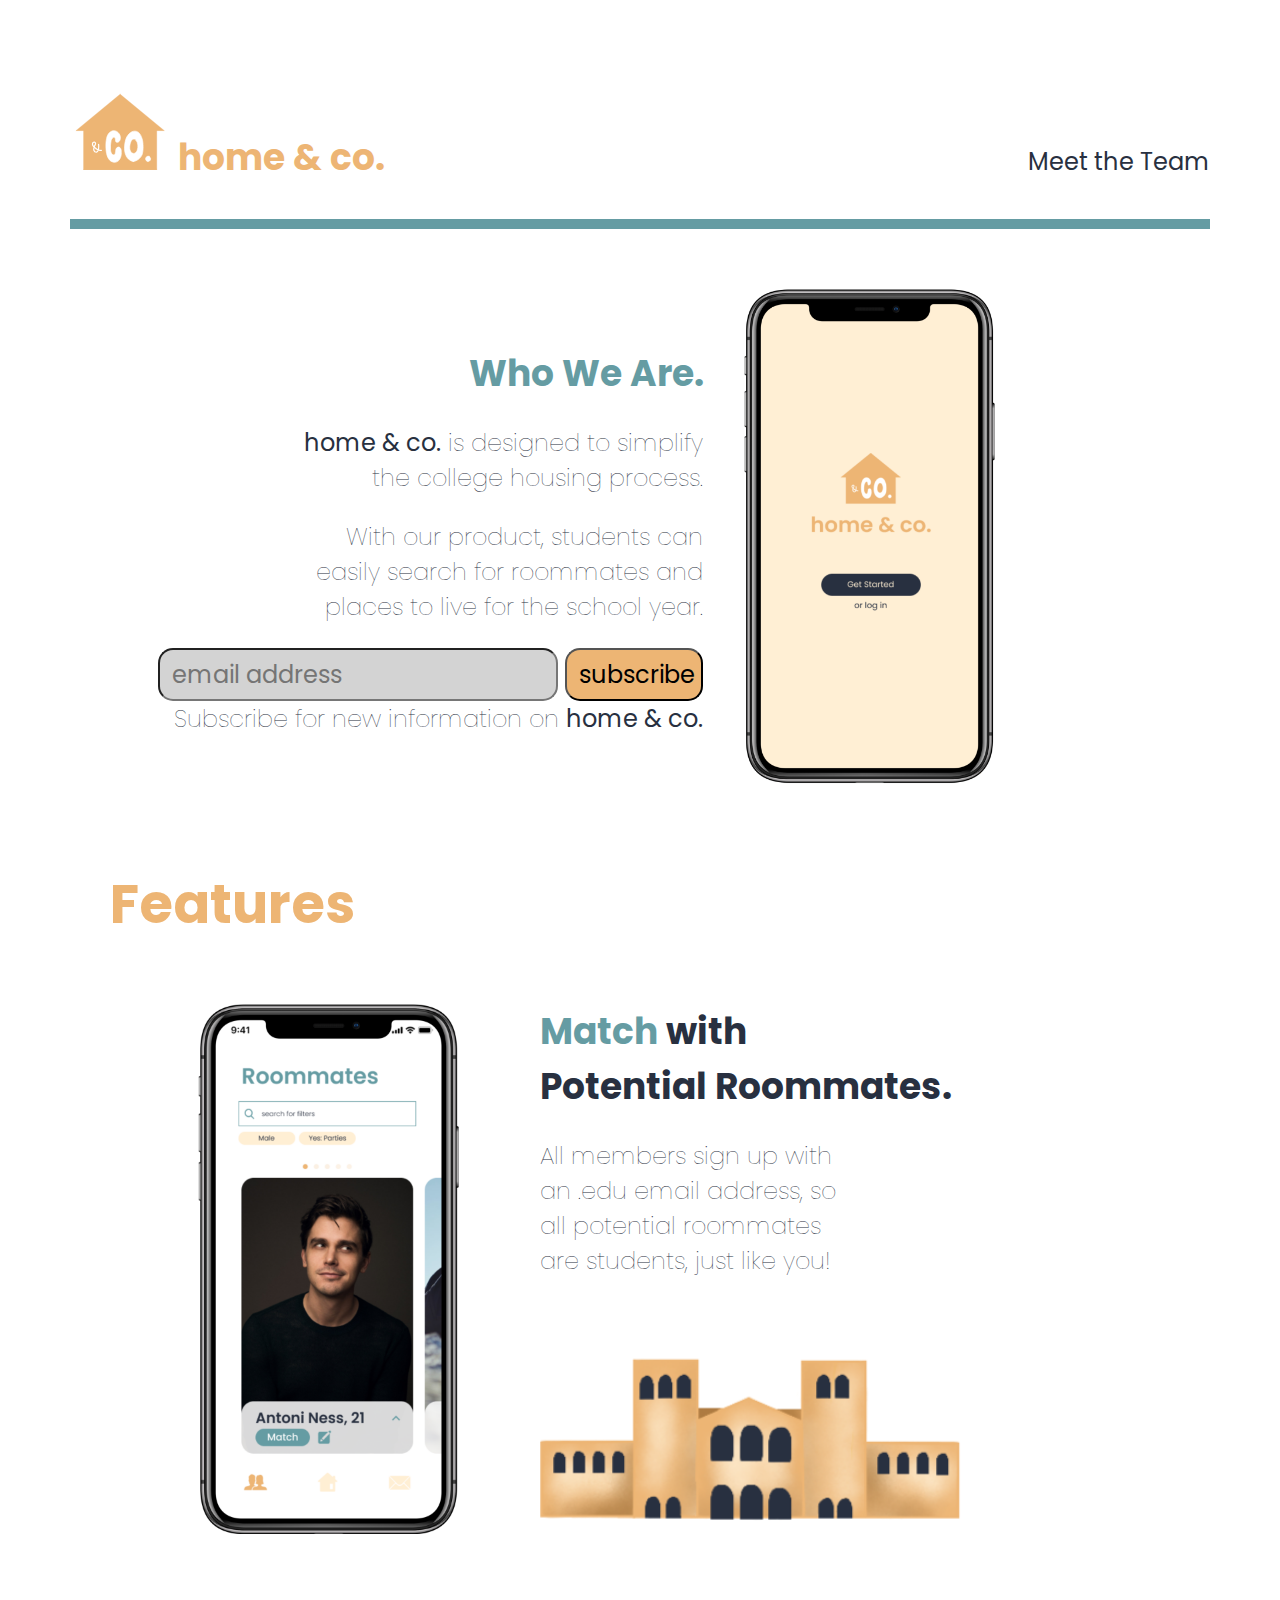
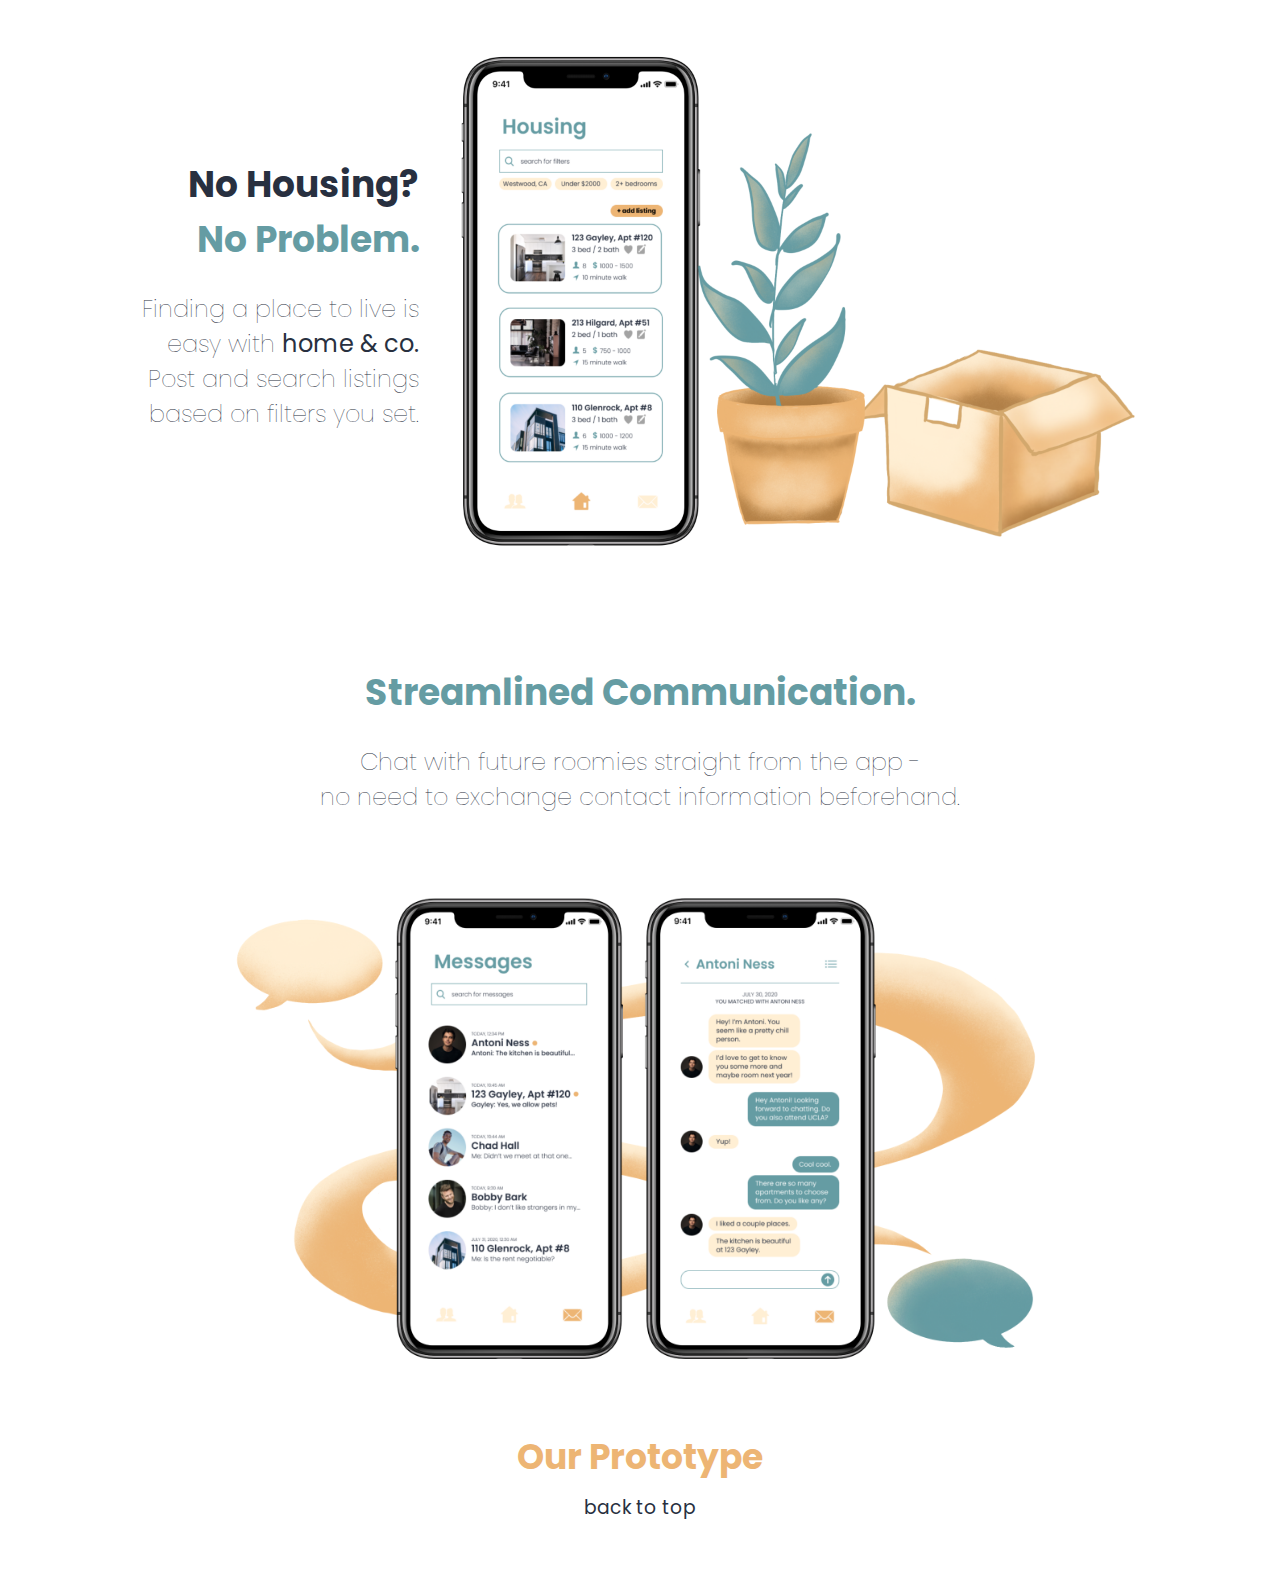
<file: homie/index.html>
<!DOCTYPE html>
  <head>

    <title>home & co.</title>
    <link href="./style.css" type="text/css" rel="stylesheet">
    <link href="https://fonts.googleapis.com/css2?family=Poppins:ital,wght@0,200;0,300;0,400;0,800;1,600&display=swap" rel="stylesheet">

  </head>
  <body>
  
    <nav id="top">
    <div class="container">
      <img src="logoftw.svg" width="100" height="100" alt="logo"><a id="title">    home & co.</a>
        <h5 class="team"><a class="team" href="./team.html">Meet the Team</a></h5>
    </div>
    </nav>

    <hr>
    <br>

 
    <div class="container-center">
      <div class="section1">
        <a id="who">Who We Are.</a>
        <div class="description">
          <p><strong>home & co.</strong> is designed to simplify <br> the college housing process.</p>
          <p>With our product, students can<br> easily search for roommates and<br> places to live for the school year.</p>
          <form>
            <div class="mc-field-group">
              <input style="width: 400px; text-decoration-color: #EDB574; background-color: #D3D3D3 !important;" type="email" name="EMAIL" class="required email mybtn" id="mce-EMAIL" placeholder="email address">
              <input type="submit" value="subscribe" name="subscribe" class="mybtn">
            </div>
          </form>
          <h7>Subscribe for new information on <strong>home & co.</strong></h7>
        </div>
      </div>

      <div>
        <img src="whoarewe.png" width="410" height="520" alt="mock up">
      </div>
    </div>

    <br>

  <h1><a id="features">Features</a></h1>
    <br>


  <div class="container-left">
      <div>
        <img src="final final mockup.png" width="350" height="530" alt="mock up">
      </div>

    <div class="section2">
     <a id="match">Match </a><a id="roommates">with<br> Potential Roommates.</a>
      <div class="description">
        <p>All members sign up with<br> an .edu email address, so<br> all potential roommates<br> are students, just like you!</p><br>
                <div>
                <img src="royce2.png" width="600" height="200" alt="illustration">
                </div> 
      </div>
    </div>
  </div>

  <br>
  <br>
  <br>


  <div class="container-right">
      <div class="section3">
        <a id="housing">No Housing?<br></a>
        <a id="problem">No Problem.</a>
        <div class="description">
           <p>Finding a place to live is<br> easy with <strong>home & co.</strong><br> Post and search listings<br> based on filters you set.</p>
        </div>
      </div>

      <div>
         <img src="no housing illustration.png" width="680" height="500" alt="mock up">
      </div>
  </div>



  <br>
  <br>
  <br>
    <div class="section4">
      <a id="communication">Streamlined Communication.</a>
          <div class="description">
          <p>Chat with future roomies straight from the app - <br>no need to exchange contact information beforehand.<br><br><img src="streamlinedcomm.png" width="870" height="550" alt="mock up + illustration"></p>
        </div>
    </div>

    <footer>
    <h4 class="prototype"><a class="prototype" href="home & co. prototype.mp4" target="_blank">Our Prototype</a><br>
    <a class="top" href="#top" >back to top</a></h4>
  </footer>

  </body>
</html>
</file>
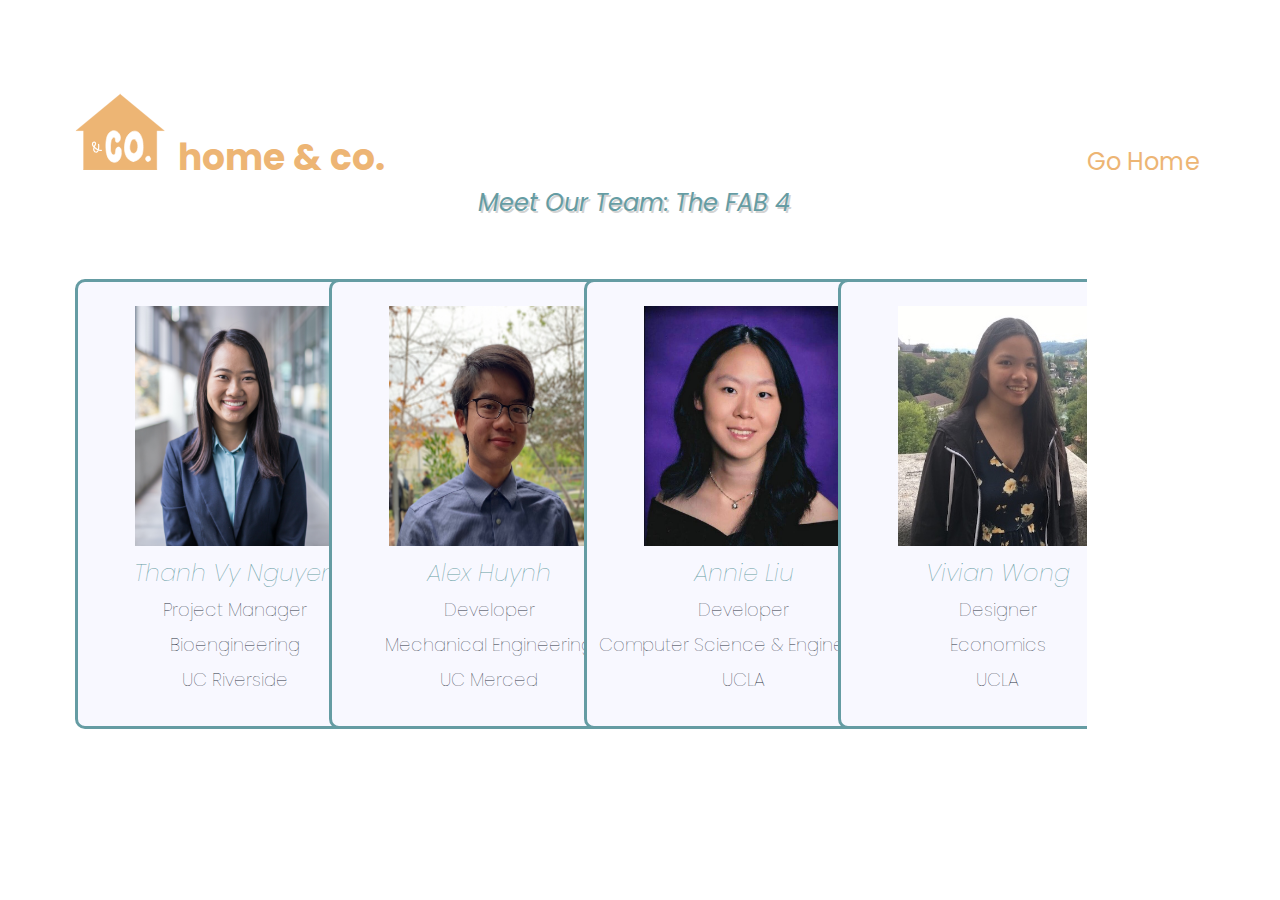
<file: homie/team.html>
<!DOCTYPE html>
<html>
<head>
	<title>Meet the Team</title>
	<link href="./teamstyle.css" type="text/css" rel="stylesheet">
    <link href="https://fonts.googleapis.com/css2?family=Poppins:ital,wght@0,200;0,300;0,400;0,800;1,600&display=swap" rel="stylesheet">
</head>
<body>
	<div class="container">
      <a href="./index.html"><img src="logoftw.svg" width="100" height="100" alt="logo"></a><a id="title">    home & co.</a>
		<h5 class="home"><a class="home" href="./index.html">Go Home</a></h5>
    </div>

<div style= "overflow: auto;">
	<div class="row">
    	<div class="heading">
    		<div class="main-title">
				<a id="team"><strong>Meet Our Team:</a>
				<a id="fabby">The FAB 4</a></strong>
			</div>
		</div>

	<br>

	<div class="thing1">
		<p id="thanhvy"></p>
		<div class="description">
			<p> <img src="thanhvy.jpg" width="200" height="240" alt="pic"><br><a id="names">Thanh Vy Nguyen<br></a> <a id="deets">Project Manager<br> Bioengineering<br> UC Riverside</a></p>
		</div>
	</div>

	<div class="thing2">
		<p id="alex"></p>
		<div class="description">
			<p> <img src="alex2.jpg" width="200" height="240" alt="pic"><br><a id="names">Alex Huynh<br></a><a id="deets">Developer<br> Mechanical Engineering<br> UC Merced</a></p>
		</div>
	</div>

	<div class="thing3">
		<p id="annie"></p>
		<div class="description">
			<p> <img src="annie.jpg" width="200" height="240" alt="pic"><a id="names"><br>Annie Liu<br></a><a id="deets"> Developer<br> Computer Science & Engineering<br>UCLA</a></p>
		</div>
	</div>

	<div class="thing4">
		<p id="vivian"></p>
		<div class="description">
			<p> <img src="vivian.jpg" width="200" height="240" alt="pic"><a id="names"><br>Vivian Wong</a><a id="deets"><br> Designer<br>Economics<br> UCLA</a></p>
		</div>
	</div>
</div>



</body>
</html>
</file>
<file: homie/style.css>
*{
  font-family: 'Poppins', sans-serif;
  box-sizing: border-box;
  color: #283040;
  text-decoration: none;
  font-size: x-large;
}

body{
  margin: 70px;
}

#title,
#features{
  font-weight: bold;
  color: #EDB574;
  font-size: 1.50em;
}

#features{
  padding-left: 40px;
}

.team{
  float: right;
  margin-top: 37px;
  font-weight: normal;
}

.mybtn {
    border-radius: 15px;
    background-color: #EDB574;
    color: black;
    padding-top: 7px;
    padding-bottom: 7px;
    padding-left: 12px;
}

.container-center{
  width: 1000px;
  margin: 0 auto;
  display: flex;
  flex-direction: row;
  justify-content: center;
  align-items: center;
}

.section1{
  text-align: right;
  padding-right: 10px;
}

.container-left{
  width: 1000px;
  margin: 0 auto;
  display: flex;
  flex-direction: row;
  justify-content: right;
  align-items: left;
}

.section2{
  text-align: left;
  padding-left: 50px;
  align-content: center;
}

.container-right{
  width: 1000px;
  margin: 0 auto;
  display: flex;
  flex-direction: row;
  justify-content: center;
  align-items: center;
}
.section3{
  text-align: right;
  align-content: center;
  padding-right: 40px;
  padding-left: 0px;
}

.section4{
  text-align: center;
}

#match{
  color: #659CA3;
  font-weight: bold;
  font-size: 1.5em;
}

#roommates{
  color: #283040;
  font-weight: bold;
  font-size: 1.5em;
}

hr {
  height: 10px;
  background-color: #659CA3;
  border: none;
  width: 100%;
}

#housing,
h1{
  color: #283040;
  font-size: 1.5em;
  font-weight: bold;
}

h3{
  color: #659CA3;
  font-weight: bold;
  font-size: 1.5em;
}

h4{
  font-weight: bold;
  text-align: center;
  font-size: 1.5em;
  color: #EDB574;
  margin-bottom: 0px;
  margin-top: 10px;
}

h5{
  font-size: 1em;
  font-weight: normal;
  padding-bottom: 0px;
}

h6{
  float: center;
  padding: 10px;
  text-align: center;
  margin-top: 0px;
}

.prototype{
  text-align: center;
  font-size: 1.2em;
  color: #EDB574;
}

.description{
  font-weight: lighter;
}

#problem,
#communication,
#who{
  color:#659CA3;
  font-size: 1.5em;
  font-weight: bold;
}

.top{
  font-size: .65em;
  font-weight: lighter;
}

@media (min-width: 767px) and (max-width: 992px){
  body{
    width: 100%;
  }
}
</file>
<file: homie/teamstyle.css>
*{
  box-sizing: border-box;
  font-family: 'Poppins', sans-serif;
  text-decoration: none;
  font-size: x-large;
}

body{
  margin: 70px;
  align-content: center;
  overflow: scroll;
}

.container{
	padding-bottom: 0px;
}
.main-title{
	padding-left: 110px;
}
#title{
  font-weight: bold;
  color: #EDB574;
  font-size: 1.50em;
  padding-bottom: 0px;
}
.home{
  float: right;
  margin-top: 37px;
  font-weight: normal;
  margin-right: 5px;
  color: #EDB574;
  font-size: 1.0em;
  }
 #fabby{
 	font-style: italic;
 	color: #659CA3;
 	text-shadow: 2px 2px #D3D3D3;
 	font-style: bold;
 }
 #team{
 	font-style: italic;
 	color: #659CA3;
 	text-shadow: 2px 2px #D3D3D3;
 	font-style: bold;
 	font-style: italic;
}
.heading{
  color: #283040;
  text-align: center;
  margin-top: 0px;
  margin-bottom: 0px;
  font-weight: lighter;
  font-size: 2.5em;
  padding-top: 0px;
  margin: 0px;
}

.row{
  width: 100%;
  padding-top: 0px;
}

.thing1,
.thing2,
.thing3,
.thing4{
  padding: 0px;
  float:left;
  font-weight: lighter;
  margin: 0px;
  padding-left: 5px;
  align-content: center;
}

.description{
  color: #283040;
  background-color: #F8F8FF;
  border-radius: 10px;
  border: 3px solid #659CA3;
  padding: 0px;
  text-align: center;
  width: 320px;
  height:450px;
}
#names{
	font-style: italic;
	color: #659CA3;
}

#major{
	font-size: .50em;
}

#deets{
	font-size: .75em;
}


/***Desktop View***/
@media (min-width: 1000px){
.thing1,
.thing2,
.thing3,
.thing4{
    width: 25%;
    align-content: center;
  }
}

/***Other Views***/
@media (min-width: 200px) and (max-width: 999px){
.thing1,
.thing2,
.thing3,
.thing4{
    width: 50%;
    margin: auto;
    padding-left: 50px;
    padding-right: 50px;
    align-content: center;
  }
}

/***Mobile View***/
/**@media (max-width: 767px){
.thing1,
.thing2,
.thing3,
.thing4{
    width: 100%;
    align-content: center;
    overflow: scroll;
  }
}**/
</file>
